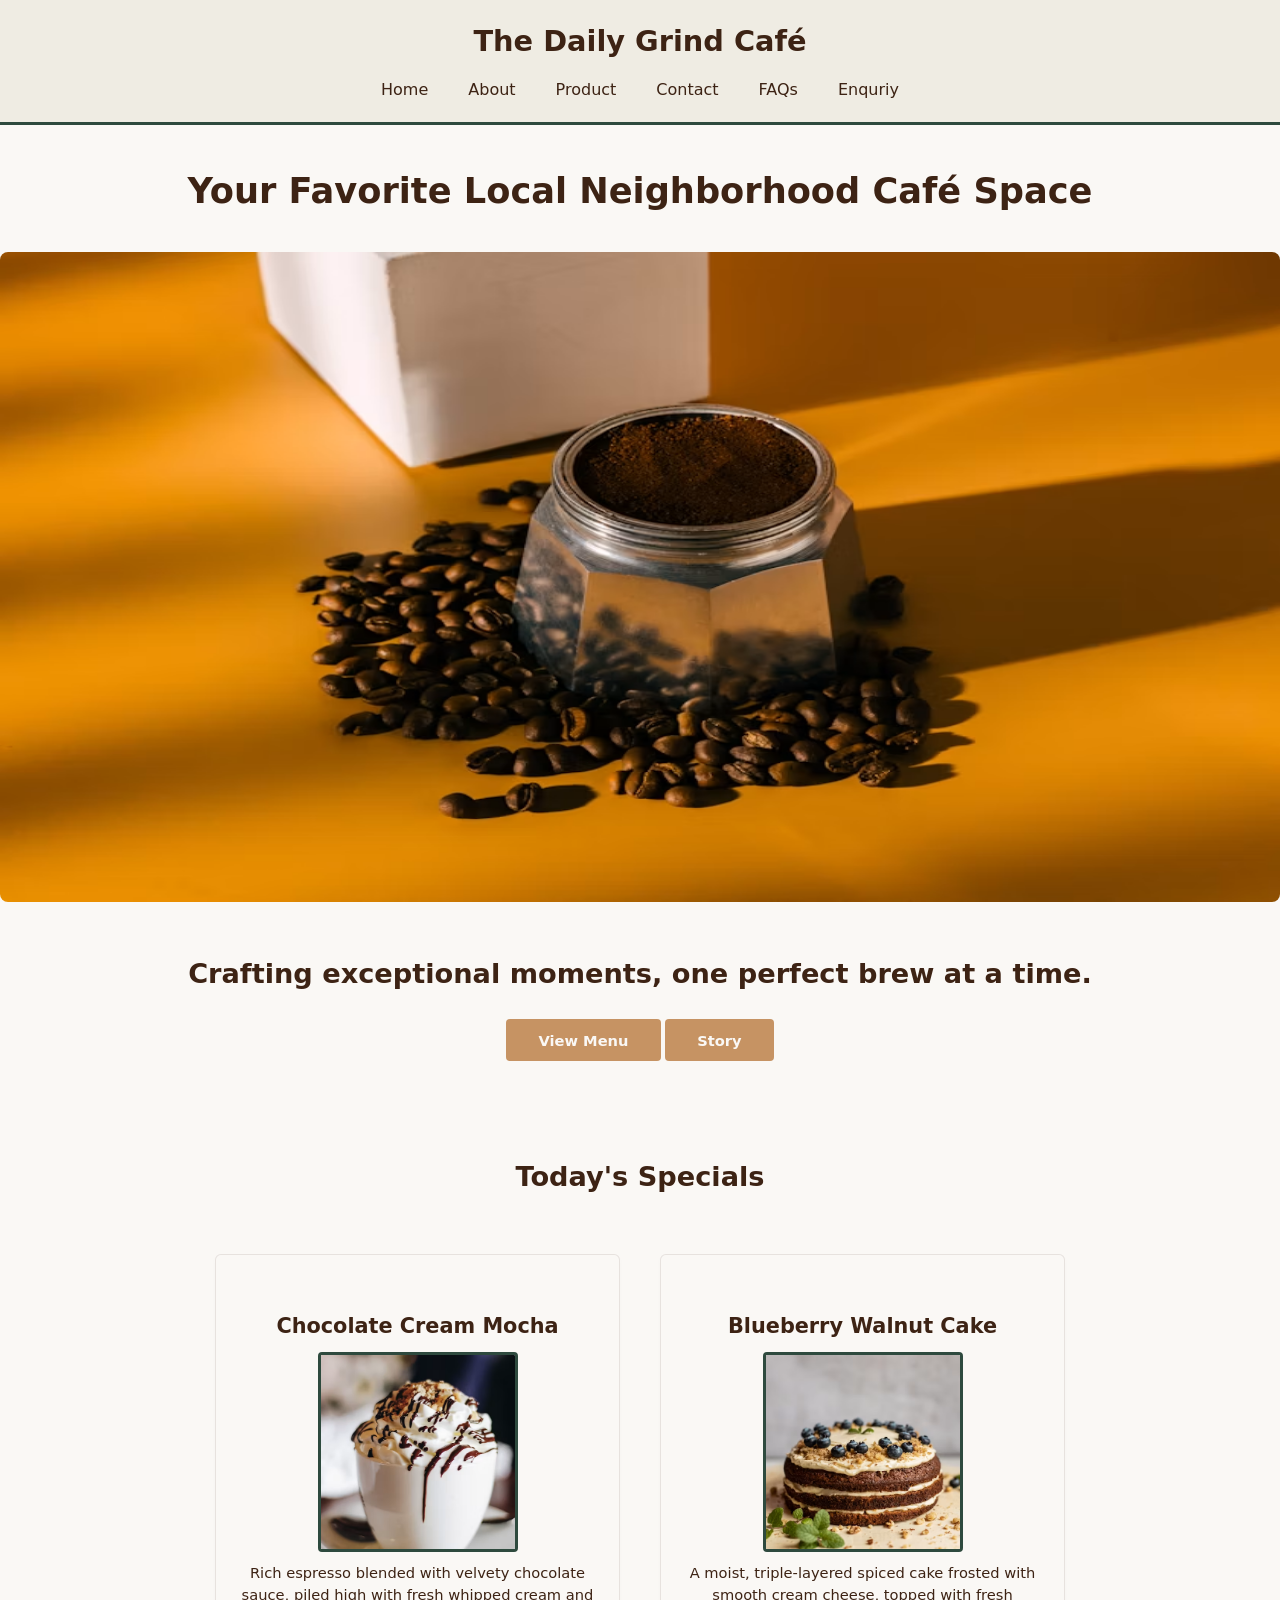
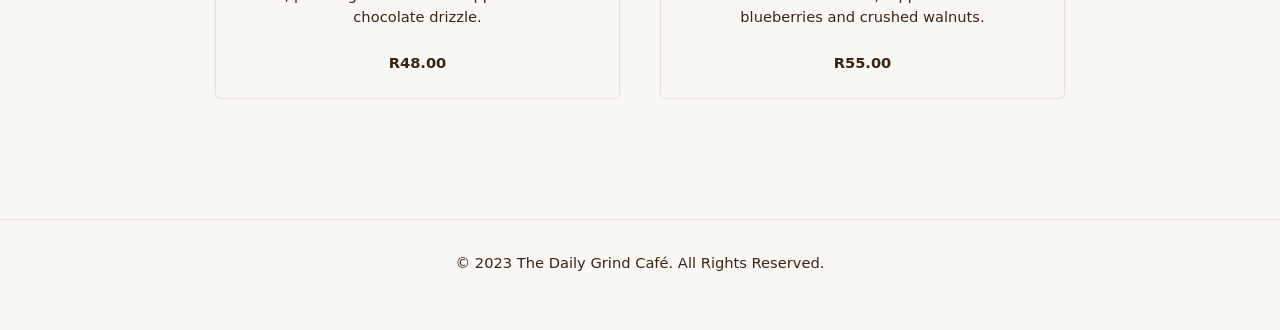
<file: index.html>
<!DOCTYPE html>
<html lang="en">


<head>
    <meta charset="UTF-8">
    <meta name="viewport" content="width=device-width, initial-scale=1.0">
    <title> Visit Us in Tokai | The Daily Grind Café</title>
    
    <!--SEO Meta Description -->
    <meta name="description" content="Visit our neighborhood café space in Tokai for hot espresso, iced drinks, fresh bread, and sweet treats. Find our opening hours, submit our contact form, or view our interactive map for directions.">
    
    <link rel="stylesheet" href="CSS/style.css">
    
</head>

 
<body>
    <!-- HEADER-->
      <header >

 <div class="logo">
    <b>The Daily Grind Café</b>
</div>

<!--navigation bar aligned to the right-->
        <nav>
            <ul class="nav-links">
                <a href="index.html">Home</a> 
                <a href="about.html">About</a> 
                <a href="product.html">Product</a> 
                <a href="contact.html">Contact</a> 
                <a href="faq.html">FAQs</a>
                <a href="enquiry.html">Enquriy</a>
            </ul>
        </nav>

     </header>
     <h1>Your Favorite Local Neighborhood Café Space</h1>
     <!--images -->
<div class="bottom-images" style="display:flex; justify-content:center; margin-top:10px;">
    <img id="salt" src="images/premium_photo-1671379523824-c8aae61cb52a.avif" alt="coffee Poweder">
   
</div>

<!--Added links that thats customers to about and product-->

<section class="hero-section">
  <div class="hero-container">
    <div class="hero-content">
      
      <h2>Crafting exceptional moments, one perfect brew at a time.</h2>
      
      <div class="hero-buttons">
        <a href="product.html">
        <button type="button">View Menu</button>
      </a>
        <a href="about.html">
          <button type="button">Story</button> 
        </a>
      </div>
    </div>
  </div>
</section>

<!-- SPECIALS SECTION -->
<section class="menu-section specials-section" style="margin-top: 4rem; margin-bottom: 4rem;">
    <h2>Today's Specials</h2>
    
    <div class="menu-category">
        <a href="product.html" class="product-card-link">
            <div class="menu-item">
              <h3>Chocolate Cream Mocha</h3>
                <img src="images/photo-1557142046-c704a3adf364.avif" alt="Decadent Chocolate Cream Mocha" width="200" height="200">
                
                <p>Rich espresso blended with velvety chocolate sauce, piled high with fresh whipped cream and chocolate drizzle.</p>
                <strong>R48.00</strong>
            </div>
        </a>

        <a href="product.html" class="product-card-link">
            <div class="menu-item">
              <h3>Blueberry Walnut Cake</h3>
                <img src="images/photo-1618426703623-c1b335803e07.avif" alt="Blueberry Walnut Layer Cake" width="200" height="200">
                
                <p>A moist, triple-layered spiced cake frosted with smooth cream cheese, topped with fresh blueberries and crushed walnuts.</p>
                <strong>R55.00</strong>
            </div>
        </a>
    </div>
</section>

<!--Added a footer-->

<footer class="main-footer">
  <div class="footer-container">
    <p> &copy; 2023 The Daily Grind Café. All Rights Reserved.</p>
  </div>
</footer>


<script src="script.js"></script>


</body>
</html>
</file>
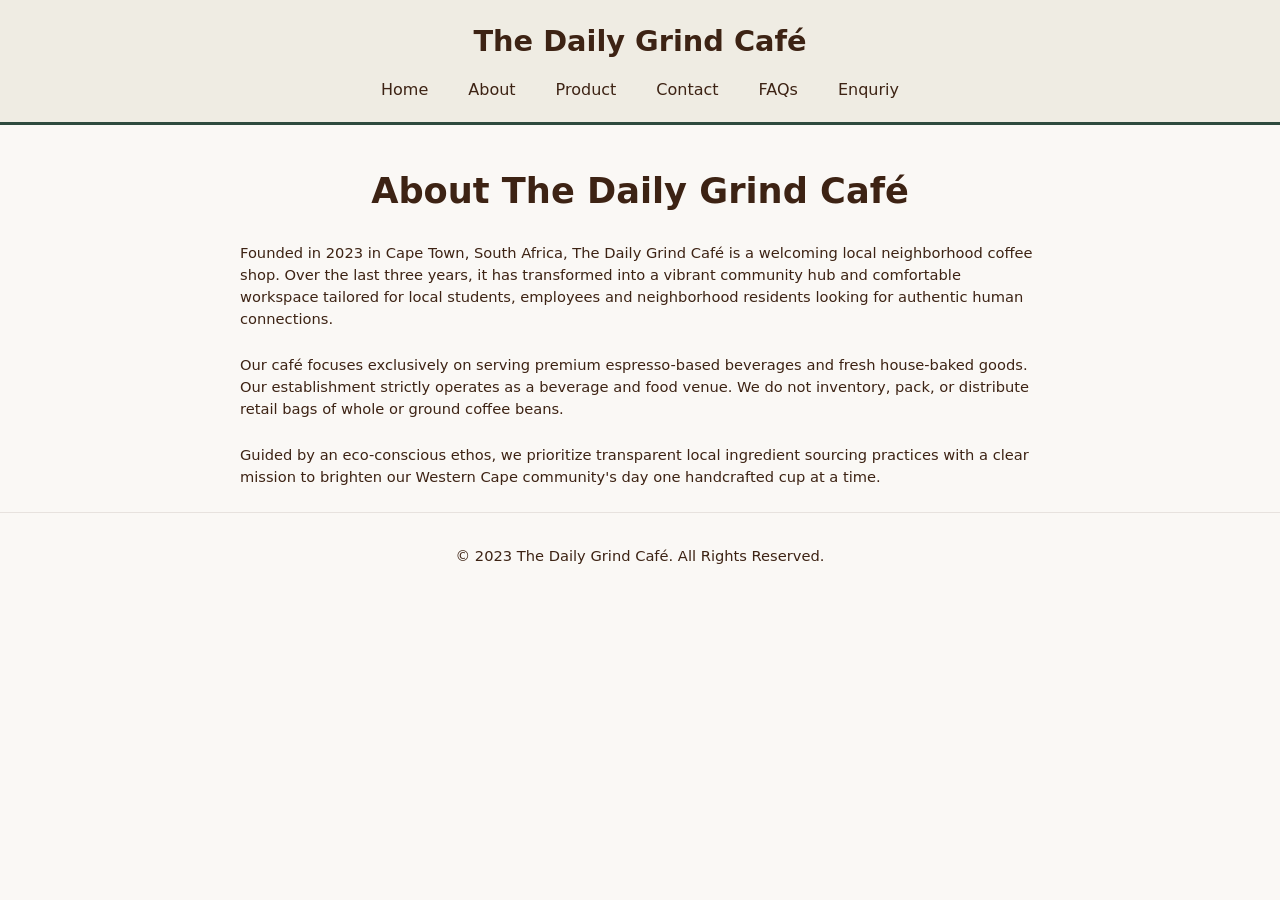
<file: about.html>
<!DOCTYPE html>
<html lang="en">


<head>
     <meta charset="UTF-8">
    <meta name="viewport" content="width=device-width, initial-scale=1.0">
    <title>About Our Story | The Daily Grind Café | Cape Town</title>
    
    <!--SEO Meta Description -->
    <meta name="description" content="Learn about The Daily Grind Café, a welcoming neighborhood coffee shop and comfortable workspace in Cape Town. We serve local students premium espresso-based beverages and fresh house-baked goods daily.">
    
    <link rel="stylesheet" href="CSS/style.css">
</head>

    
<body>

     <!--HEADER-->
    <header >
        <div class="logo"> <b>The Daily Grind Café</b></div>

    <!--navigation bar aligned to the right-->
   
        <nav>
            <ul class="nav-links">
                <a href="index.html">Home</a> 
                <a href="about.html">About</a> 
                <a href="product.html">Product</a> 
                <a href="contact.html">Contact</a> 
                <a href="faq.html">FAQs</a>
                <a href="enquiry.html">Enquriy</a>
            </ul>
        </nav>
   
    </header>
     <!-- A bfief summary of the businesss -->
<section>
    <h1>About The Daily Grind Café</h1>
    <p>
        Founded in 2023 in Cape Town, South Africa, The Daily Grind Café is a welcoming local neighborhood coffee shop. 
        Over the last three years, it has transformed into a vibrant community hub and comfortable workspace tailored for local students, 
         employees  and neighborhood residents looking for authentic human connections.
    </p>
    
    <p>
        Our café focuses exclusively on serving premium espresso-based beverages and fresh house-baked goods. 
         Our establishment strictly operates as a beverage and food venue. We do not inventory, pack, or distribute retail bags of whole or ground coffee beans.
    </p>
    
    <p>
        Guided by an eco-conscious ethos, we prioritize transparent local ingredient sourcing practices with a clear mission
        to brighten our Western Cape community's day one handcrafted cup at a time.
    </p>
</section>

<!--Added a footer-->

<footer class="main-footer">
  <div class="footer-container">
    <p> &copy; 2023 The Daily Grind Café. All Rights Reserved.</p>
  </div>
</footer>


<script src="script.js"></script>

</body>
</html>
</file>
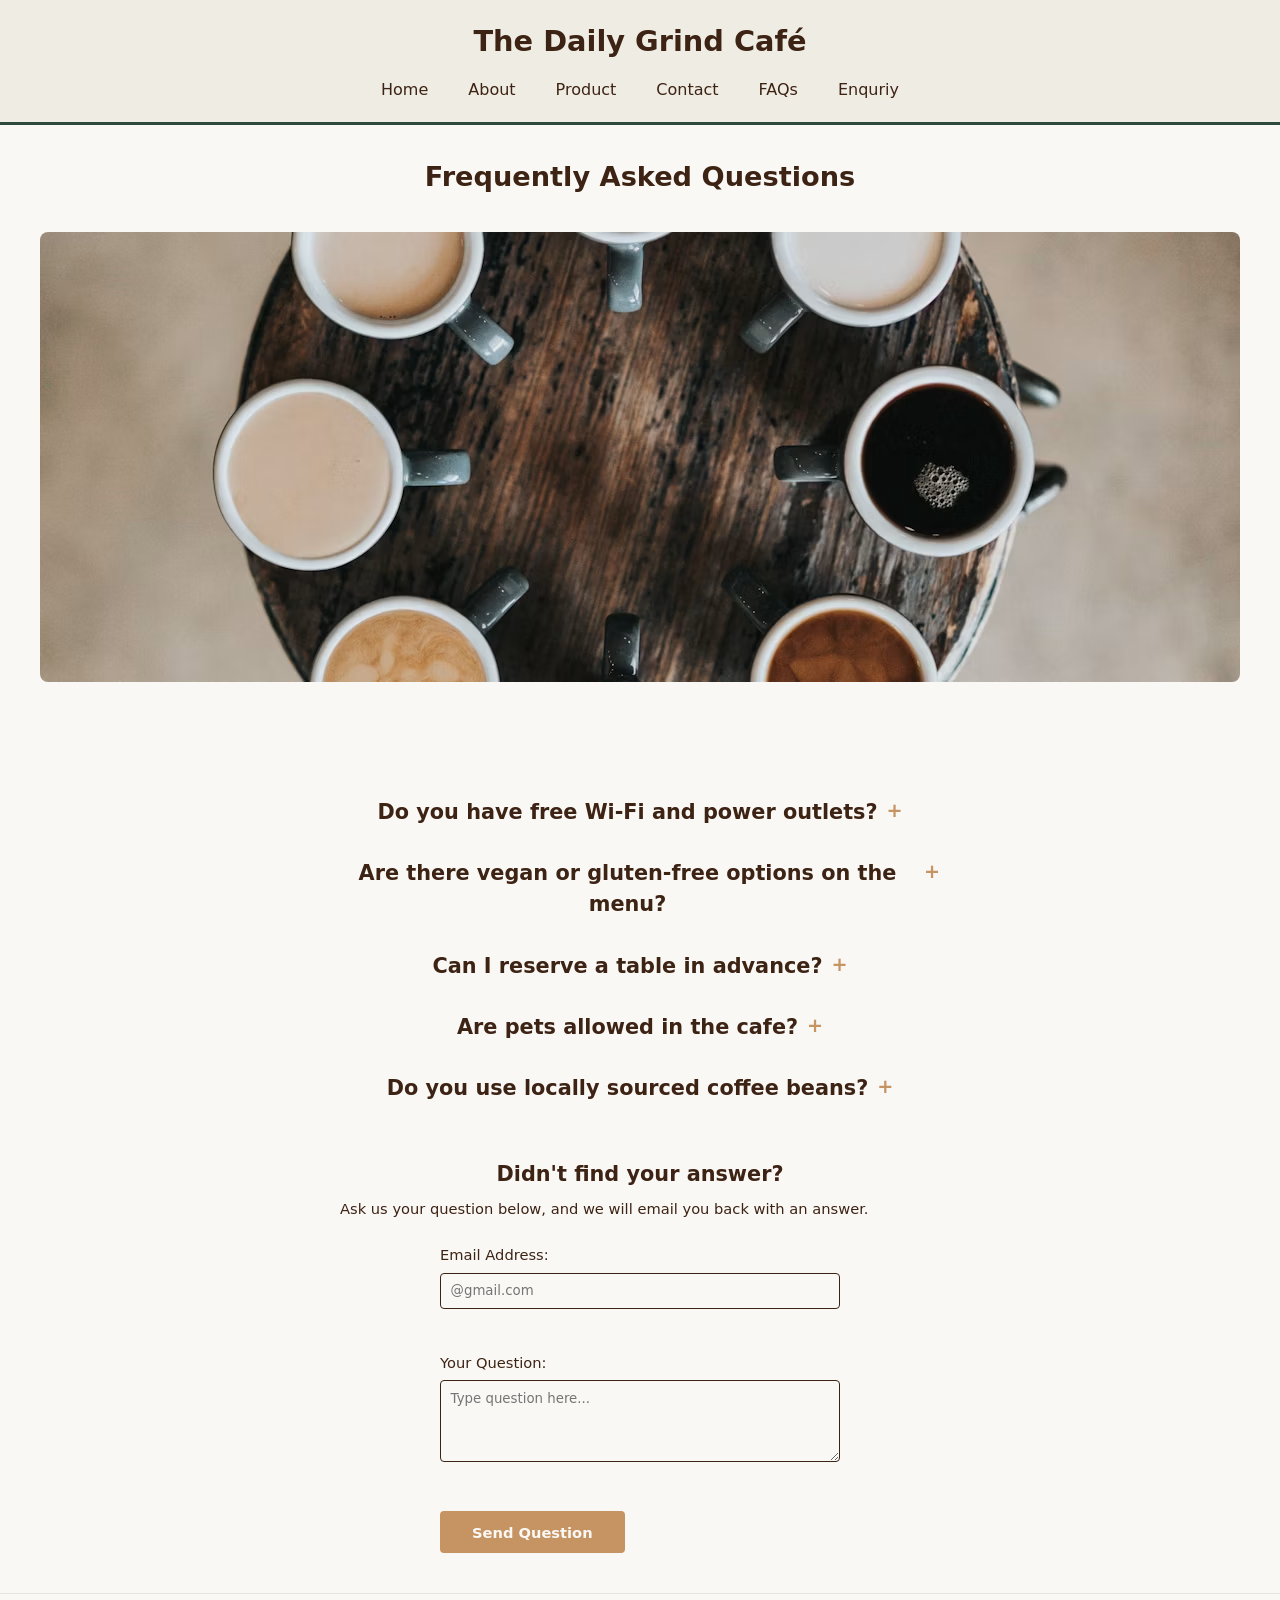
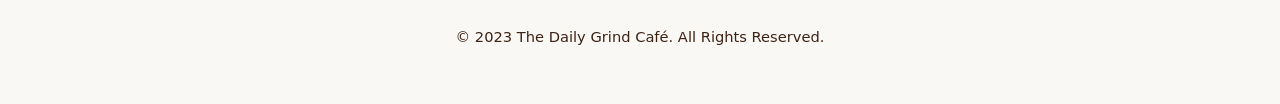
<file: faq.html>
<!DOCTYPE html>
<html lang="en">


<head>
     <meta charset="UTF-8">
    <meta name="viewport" content="width=device-width, initial-scale=1.0">
    <title>Frequently Asked Questions | The Daily Grind Café</title>
    
    <!--SEO Meta Description -->
    <meta name="description" content="Have questions about The Daily Grind Café? Find answers regarding our free Wi-Fi, power outlets, vegan and gluten-free items, table reservations, and pet policies, or submit a question to our team through our support form.">
    
    <link rel="stylesheet" href="CSS/style.css">

</head>


<body>
    <!--HEADER-->
     <header >
   
  <div class="logo"><b>The Daily Grind Café</b></div>
<!--navigation bar aligned to the right-->
<b>
        <nav>
            <ul  class="nav-links">
                <a href="index.html">Home</a> 
                <a href="about.html">About</a> 
                <a href="product.html">Product</a> 
                <a href="contact.html">Contact</a> 
                <a href="faq.html">FAQs</a>
                <a href="enquiry.html">Enquriy</a>
            </ul>
         </nav> 
        </b>

             
    </header>
    
    <h2>Frequently Asked Questions</h2>
     <div class="bottom-images" style="display:flex; justify-content:center; margin-top:10px;">
        <img src="images/photo-1498804103079-a6351b050096.avif" width="100%">
    </div>

    <!--Frequently asked Questions-->
    <main>
        <section class="faq-container">
            

            <article class="faq-item">
                <h3>Do you have free Wi-Fi and power outlets?</h3>
                <p>Yes! We offer high-speed, uncapped Wi-Fi and easily accessible power outlets for remote workers, students, and professionals.</p>
            </article>

            <article class="faq-item">
                <h3>Are there vegan or gluten-free options on the menu?</h3>
                <p>Absolutely. We offer a variety of dairy alternatives (oat, almond, and soy), as well as vegan and gluten-free pastries, sandwiches, and warm breakfast bowls.</p>
            </article>

            <!--Added link to my FAQs -->
            <article class="faq-item">
                <h3>Can I reserve a table in advance?</h3>
                <p>Yes, you can! If you are planning a small meeting or catching up with a large group, please <a href="contact.html"><button type="button">Contact us</button></a> to secure your table.</p>
            </article>

            <article class="faq-item">
                <h3>Are pets allowed in the cafe?</h3>
                <p>We love furry friends! Well-behaved, leashed dogs are welcome in our outdoor seating area, where we always have fresh water bowls ready.</p>
            </article>

            <article class="faq-item">
                <h3>Do you use locally sourced coffee beans?</h3>
                <p>We certainly do. All our espresso and filter brews feature 100% ethically sourced, premium African coffee beans.</p>
            </article>

        </section>


    <!--This is for when customers dont find the answer that they are looking for-->
    <div class="faq-form-container">
    <h3>Didn't find your answer?</h3>
    <p>Ask us your question below, and we will email you back with an answer.</p>
    
    <form id="faqForm" action="https://formspree.io/f/placeholder" method="POST">
        
        <p>
            <label for="faqEmail"> Email Address:</label><br>
            <input type="email" id="faqEmail" name="_replyto" required placeholder="@gmail.com">
        </p>
        
        <p>
            <label for="faqMessage">Your Question:</label><br>
            <textarea id="faqMessage" name="message" rows="4" cols="40" required placeholder="Type question here..."></textarea>
        </p>
        
        <input type="hidden" name="_subject" value="New FAQ Support Question">

        <div id="faqStatusMessage" style="font-weight: bold; margin: 5px 0;"></div>

        <button type="submit">Send Question</button>
    </form>
</div>
</main>

    <!--Added a footer-->

<footer class="main-footer">
  <div class="footer-container">
    <p> &copy; 2023 The Daily Grind Café. All Rights Reserved.</p>
  </div>
</footer>

<script src="script.js"></script>

 </body>       
 </html>
</file>
<file: CSS/style.css>
/*  HEADER AND NAVIGATION */
header{
    background-color: #EFECE3 !important; 
    border-bottom: 2px solid #2E4A3E;
    padding: 20px 15px;

    display: flex;
    flex-direction: column;
    align-items: center;
    justify-content: center;
    gap: 15px;

    position: -webkit-sticky !important;
    position: sticky !important;
    top: 0 !important;
    left: 0;
    width: 100%;
    box-sizing: border-box;
    z-index: 9999 !important;

} 
.logo{
    text-align: center;
    width: 100%;
}
.logo b {
    font-family: 'Aptos Display', system-ui, sans-serif;
    color: #3D2314;
    font-size: 1.8rem;

}

/* Navigation bars*/
nav{
    display: flex;
    justify-content: center;
    align-items: center;
    width: 100%;
}
.nav-links{
    color: #3D2314 !important;
    text-align: center;
    margin: 0 auto;
    padding: 0;
    display: inline-block;
}
.nav-links a{
    color: #3D2314 !important;
    text-decoration: none;
    font-weight: bold;
    font-size: 12pt;
    padding: 0 10px;
    transition: color 0.2s ease;
    display: inline-block;
}

/* Hover and active pages state */
.nav-links a:hover,
.nav-links a:active,
.nav-links a:focus{
    color: #C69363 !important;
}
.hero-container a {
    text-decoration: none;
}

/* Buttons and interactive elements*/
button,
button[type="button"],
button[type="submit"] {
    background-color: #C69363;
    color: #faf8f5;
    font-family: 'Aptos Display', system-ui, sans-serif;
    font-weight: bold;
    font-size: 11pt;
    padding: 0.8rem 2rem;
    border: none;
    border-radius: 4px;
    cursor: pointer;
    transition: transform 0.1s ease;
}

button:active {
    transform: scale(0.97)
}
/* grid layout for index hero section, menus and contact blocks*/
.hero-container,
.menu-section,
.contact-container {
    max-width: 1100px;
    margin: 0 auto;
    padding: 0 1.5rem;
    text-align: center;
}

.menu-category,
.info.panel {
    display: grid;
    grid-template-columns: repeat(auto-fit, minmax(280px, 1fr));
    gap: 2.5rem;
    margin: 2rem auto;
    padding: 1.5rem;
}
    
/*individual content display cards */
.menu-item,
.info-block {
    background-color: #faf8f5;
    border: 1px solid rgba(61, 35, 20, 0.1);
    padding: 1.5rem;
    border-radius: 6px;
    text-align: center;
    transition: background-color 0.2s ease, border-color 0.2s ease;
    cursor: pointer;
    box-shadow: 0 2px 5px rgba(0,0,0,0.02);
}
.menu-item img {
    border: 3px solid #2E4A3E;
    border-radius: 4px;
    object-fit: cover;
    margin: 10px auto;
    display: block;
   
}
/* form Styling for Contact us Form*/
form {
    text-align: left;
    max-width: 400px;
    margin:auto;
}

input[type="text"],
input[type="email"],
textarea{
    width: 100%;
    padding: 0.6rem;
    margin-top: 0.4rem;
    margin-bottom: 1.2rem;
    border: 1px solid #3D2314;
    border-radius: 4px;
    background-color: #faf8f5;
    color: #3D2314;
    font-family: inherit;
}
/*footer */
.main-footer{
    text-align: center;
    padding: 2rem 1rem;
    margin-top: auto;
    border-top: 1px solid rgba(61, 35, 20, 0.1);
}
html{
    height: 100%;
}
 /*  GLOBAL BACKGROUND (Soft Warm Cream) AND TEXT COLOR */
body {
  background-color: #faf8f5;
  color: #3d2314;
  font-family: 'Aptos Regular', system-ui, sans-serif;
  font-size: 11pt;
  line-height: 1.5;

  display: flex;
  flex-direction: column;

}

/*  THE TITLES AND HEADINS */
h1, h2, h3,h4 ,h5, h6{
    font-family: 'Apto Display', system-ui, -apple-system, sans-serif;
    color: #3d2314;
    font-weight: 700;
}
h1{font-size: 2.2rem;
text-align: center;
margin: 2.5rem 1rem 1.5rem 1rem;
}
h2{
    font-size: 1.7rem;
    text-align: center;
    margin-top: 2rem;
    margin-bottom: 1.5rem;
}
h3{
    font-size: 1.3rem;
    text-align: center;
    margin-top: 2rem;
    margin-bottom: 0.5rem;
}
p {
    max-width: 800px;
    margin: 0 auto 1.5rem auto;
}
/* Container to hold both images side by side */
.image-wrapper{
    display:flex;
    justify-content: center;
    gap: 0px;
    width: 100%;
    margin: 2rem 0 0 0;
    padding: 0 ;
    overflow: hidden;
}

.image-wrapper img{
    width: 50%;
    max-height: 280px;
    object-fit: cover;
    margin: 0;
    padding: 0;
    border: none;
    border-radius: 4px;
    display: block;
}
/*Responsive Design Pack*/
@media screen and (max-width:768px) {
    .nav-links{
        display: flex;
        flex-direction: column;
        align-items: center;
        gap: 8px;
    
    }
    .nav-links a {
        display: block;
        padding: 4px 0;

    }
    .image-wrapper{
        flex-direction: column;
        width: 100%;
        margin: 2rem 0 0 0;
    }
    .image-wrapper img{
        width: 100%;
        height: auto;
        max-height: none;
    }
    h1{
        font-size: 1.8rem;
        margin-top: 1.5rem;
    }

}
.product-card-link,
.product-card-link:visited,
.product-card-link:hover,
.product-card-link:active {
    text-decoration: none !important;
    color: #3d2314 !important;
    display: block;
    transition: transform 0.2s ease, box-shadow 0.2s ease;
}
.product-card-link h3,
.product-card-link p{
    color: #3d2314 !important;
    text-decoration: none !important;
}

/*list the card up and highlights with caramel border*/
.product-card-link:hover .menu-item,
.product-card-link:focus .menu-item {
    background-color: #ffffff;
    border-color: #C69363;
    box-shadow: 0 6px 15px rgba(61, 35, 20, 0.1);
}

/*push-down click effect for phone taps and mouse clicks*/
.product-card-link:active {
    transform: scale(0.98)
}

#salt {
    width: 100vw;        
    max-height: 650px;   
    object-fit: fill;  
}

/* --- INDEX HERO EXPLORE BUTTON INTERACTION --- */

/* 1. Prepares the double-wide background (aramel visible, Green hidden */
.hero-container button {
    background-image: linear-gradient(to right, #C69363 50%, #2E4A3E 50%);
    background-size: 200% 100%;
    background-position: left bottom;
    transition: background-position 0.4s ease, box-shadow 0.3s ease;
}

/* 2. The Hover State Slides the green color in when the mouse is on it */
.hero-container button:hover {
    background-position: right bottom !important;
    box-shadow: 0 4px 12px rgba(46, 74, 62, 0.3);
}

/* 3. The Click State */
.hero-container button:active {
    transform: scale(0.98);
}

/* --- Contact Page Clean Alignment Layout --- */

/* Centers the main page column but lets elements align inside */
.contact-container {
    max-width: 900px;
    margin: 0 auto;
    padding: 0 20px;
}

/* Force the top heading and subtitle to stay centered */
.contact-container h1,
.subtitle,
.map-section-title {
    text-align: center;
}

/* Centers the coffee cup container */
.bottom-images {
    display: flex;
    justify-content: center;
    margin: 20px auto;
}

.bottom-images img {
    max-width: 150%;
    width: 150%;
    height: auto;
    border-radius: 8px;
}

/* Aligns the 3 info blocks (Hours, Touch, Location) into a nice row */
.info.panel {
    display: flex;
    flex-direction: row;
    flex-wrap: wrap;
    gap: 20px;
    justify-content: space-between;
    margin-top: 40px;
}

/* Style for individual info boxes to stop them from centering their text */
.info-block {
    flex: 1;
    min-width: 250px;
    background: #fdfdfd;
    border: 1px solid #e3e3e3;
    padding: 20px;
    border-radius: 6px;
    text-align: left; /* Aligns content inside neatly to the left */
    box-sizing: border-box;
}

/* Form block specific alignment */
.info-block form {
    display: flex;
    flex-direction: column;
    align-items: flex-start; /* Aligns labels and inputs to the left */
    text-align: left;
    width: 100%;
    margin-top: 15px;
}

/* Make inputs look clean and fill the box nicely */
.info-block input,
.info-block textarea {
    width: 100%;
    max-width: 400px; /* Keeps fields from getting too wide */
    padding: 8px;
    margin-top: 5px;
    margin-bottom: 15px;
    border: 1px solid #ccc;
    border-radius: 4px;
    box-sizing: border-box;
}

/* Clean up the send button */
.info-block button {
    padding: 10px 25px;
    background-color: #8B5A2B;
    color: white;
    border: none;
    border-radius: 4px;
    cursor: pointer;
    font-weight: bold;
}

/* --- FAQ Accordion Animations --- */

/* Initially hide the answers and establish transition track */
.faq-item p {
    max-height: 0;
    overflow: hidden;
    margin: 0;
    padding: 0 10px;
    opacity: 0;
    transition: max-height 0.4s ease-out, opacity 0.3s ease, padding 0.4s ease;
}

/* Slide open and fade in when active class is present */
.faq-item.active p {
    max-height: 150px; 
    opacity: 1;
    padding: 10px 10px;
}

/* Optional UI indicator icon next to your text questions */
.faq-item h3::after {
    content: ' +';
    float: right;
    font-size: 1.2rem;
    transition: transform 0.3s ease;
    color: #c69363; 
}

/* Turn the indicator into a minus symbol when the block is active */
.faq-item.active h3::after {
    content: ' −';
}

/* Center the container text and fix margins */
.faq-container {
    max-width: 600px; 
    margin: 40px auto; 
    text-align: center; 
}

/* Adjust the questions so the plus sign is closer and clean */
.faq-item h3 {
    display: inline-block; 
    position: relative;
    padding-right: 25px; 
    margin: 15px auto;
}

/* Reposition the plus/minus sign right next to the header text */
.faq-item h3::after {
    content: ' +';
    position: absolute;
    right: 0;
    top: 0;
    float: none; 
}

/* --- Lightbox Gallery Overlay --- */

.lightbox {
    display: none; 
    position: fixed;
    z-index: 2000; /* Forces it to sit on top of headers, text, and everything else */
    left: 0;
    top: 0;
    width: 100%;
    height: 100%;
    background-color: rgba(0, 0, 0, 0.85); /* Dims the website background with a dark tint */
    justify-content: center;
    align-items: center;
}

/* The enlarged image size rules */
.lightbox-content {
    max-width: 85%;
    max-height: 80%;
    border-radius: 6px;
    box-shadow: 0 5px 25px rgba(0, 0, 0, 0.7);
}

/* The close (X) button design */
.lightbox-close {
    position: absolute;
    top: 25px;
    right: 35px;
    color: #fff;
    font-size: 45px;
    font-weight: bold;
    cursor: pointer;
}

/* 1. Universal Reset — Prevents random browser spacing from moving elements */
* {
    margin: 0;
    padding: 0;
    box-sizing: border-box;
}

/* 2. Header & Navigation — Locks the bar at the top and spaces links cleanly */
header {
    display: flex;
    justify-content: space-between;
    align-items: center;
    padding: 20px 10%;
    background-color: #ffffff; /* Or your preferred theme color */
    border-bottom: 3px solid #2E4A3E;
    width: 100%;
}

.nav-links {
    display: flex;
    list-style: none;
    gap: 20px; /* Keeps an exact, unmovable gap between your menu items */
}

.nav-links a {
    text-decoration: none;
    color: #333333;
    font-weight: 500;
}

/* 3. Main Container — Keeps your enquiry form centered and restricted */
main {
    max-width: 1200px;
    margin: 40px auto; /* Centers the entire content block on the screen */
    padding: 0 20px;
}

/* 4. Enquiry Form Wrapper — Stops form fields from stretching or breaking */
.enquiry-container {
    max-width: 600px; /* Locks the maximum width of the form */
    margin: 0 auto;   /* Centers the form inside the main content area */
    display: flex;
    flex-direction: column;
    gap: 15px;        /* Keeps clean, fixed vertical spacing between inputs */
}

/* 5. Form Fields — Makes sure inputs stay inside their container boundaries */
.enquiry-container input,
.enquiry-container textarea,
.enquiry-container button {
    width: 100%;      /* Forces elements to safely fill the 600px container */
    padding: 12px;
    border: 1px solid #ccc;
    border-radius: 4px;
}
</file>
